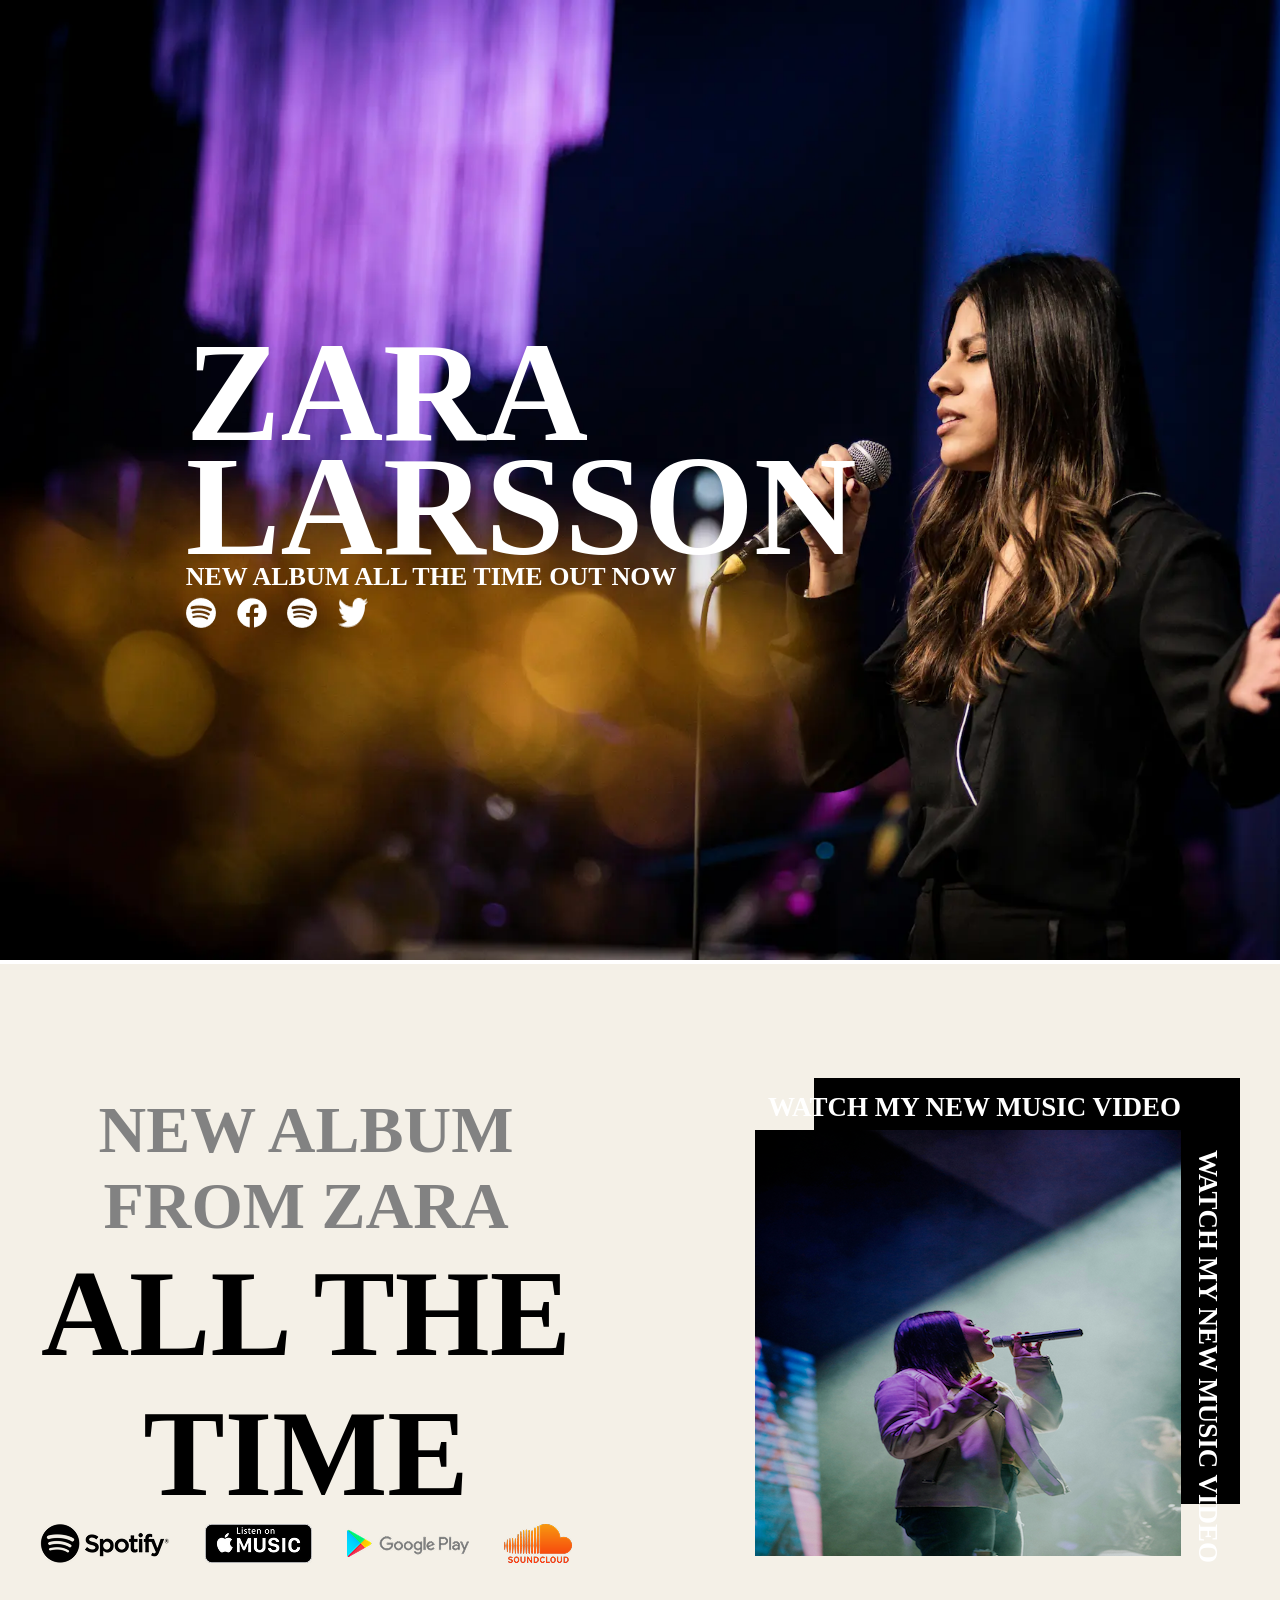
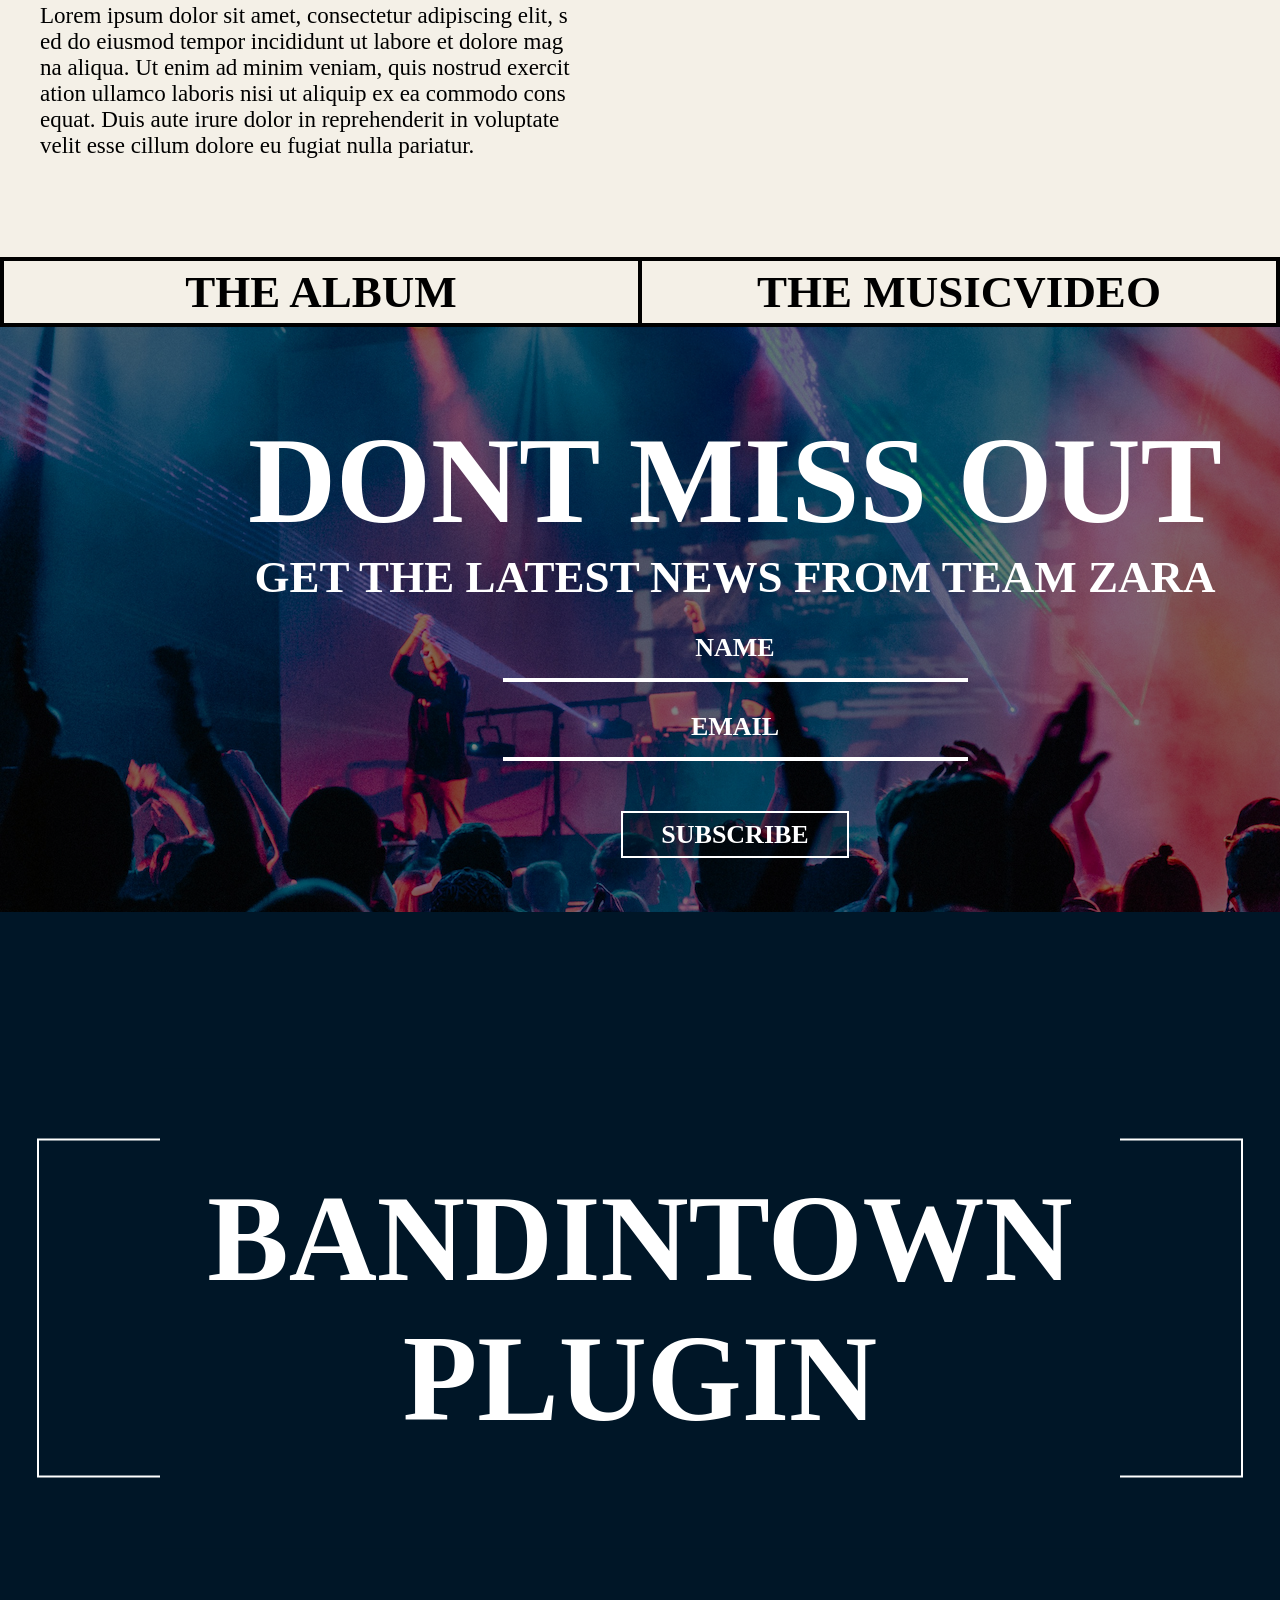
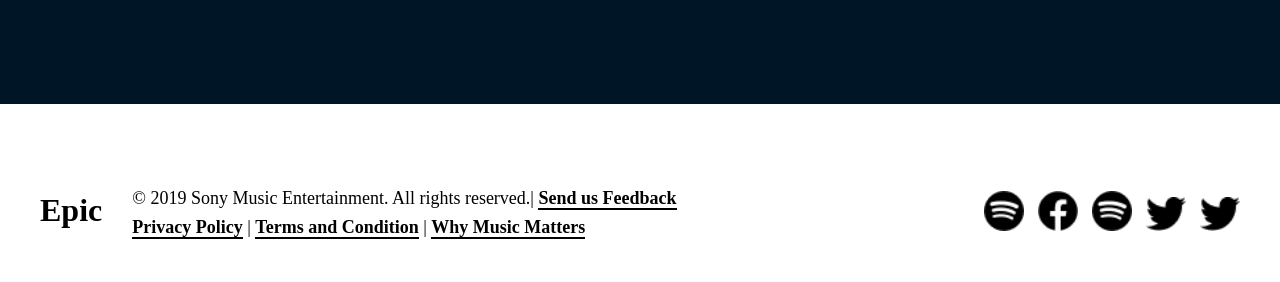
<file: 初回レッスン課題/index.html>
<!DOCTYPE html>
<html lang="ja">
<head>
  <meta charset="UTF-8">
  <meta name="viewport" content="width=device-width, initial-scale=1.0">
  <title>ZARA LARSSON</title>
  <meta name="description" content="NEW ALBUM ALL THE TIME OUT NOW">
  <link rel="stylesheet" href="style.css">
</head>
<body>

  <!-- 1.zara larsson  -->
  <section id="zara">
    <div class="zara">
      <div class="zara-img-container">
        <img src="images/resize/image1.webp" width="1440px" height="960px" alt="ZARA LARSSON">
      </div>  
      <div class="zara-text-container">
        <h1>ZARA<br>LARSSON</h1>
        <h5>NEW ALBUM ALL THE TIME OUT NOW</h5>
        <div class="icon-container">
          <img src="images/icons8-spotify-100.png" alt="Instagram">
          <img src="images/icons8-facebook-100.png" alt="facebook">
          <img src="images/icons8-spotify-100.png" alt="spotify">
          <img src="images/icons8-twitter-100.png" alt="twitter">
        </div>
      </div>
    </div>  
  </section>

  <!-- 2.all the time -->
  <section id="allthetime">
    <div class="allthetime-container">
      <div class="left">
        <h2>NEW ALBUM FROM ZARA</h2>
        <h1 class="h1-black">ALL THE TIME</h1>
        <div class="logo-container">
          <img src="images/Bitmap.png" alt="Spotify">
          <img src="images/Bitmap-1.png" alt="AppleMusic">
          <img src="images/Bitmap-2.png" alt="GooglePlay">
          <img src="images/Bitmap-3.png" alt="Soundcloud">
        </div>
        <p>Lorem ipsum dolor sit amet, consectetur adipiscing elit, sed do eiusmod tempor incididunt ut labore et dolore magna aliqua. Ut enim ad minim veniam, quis nostrud exercitation ullamco laboris nisi ut aliquip ex ea commodo consequat. Duis aute irure dolor in reprehenderit in voluptate velit esse cillum dolore eu fugiat nulla pariatur.</p>
      </div>

      <div class="right">
        <div class="back-square">
          <h3 class="yoko">WATCH MY NEW MUSIC VIDEO</h3>
          <h3 class="tate">WATCH MY NEW MUSIC VIDEO</h3>
        </div>
        <img src="images/resize/image2.png" alt="album-image">
      </div>
    </div>

    <table id="allthetime-tb">
      <tr>
        <th ><h4>THE ALBUM</h4></th>
        <th ><h4>THE MUSICVIDEO</h4></th>
      </tr>
    </table>
  </section>

  <!-- 3.dont miss out -->
  <section id="dontmissout">
    <div class="dontmissout">
      <div class="missout-img-container">
        <img src="images/resize/image3.jpg" alt="live-image">
      </div>
      <div class="missout-text-container">
        <h1>DONT MISS OUT</h1>
        <h4>GET THE LATEST NEWS FROM TEAM ZARA</h4>
        <h5>NAME</h5>
        <h5>EMAIL</h5>
        <button class="suscribe"><h5>SUBSCRIBE</h5></button>
      </div>
    </div>
  </section>

  <!-- 4.bandintown plugin -->
  <section id="bandintown">
    <div class="bandintown">
      <div class="bandintown-container">
        <h1>BANDINTOWN PLUGIN</h1>
      </div>
    </div>
  </section>

  <!-- 5.footer -->
  <footer>
    <div class="footer-container">
      <div class="footer-left">
        <p><span>Epic</span></p>
        <p>&copy; 2019 Sony Music Entertainment. All rights reserved.| 
          <a href="/">Send us Feedback</a><br>
          <a href="/">Privacy Policy</a> | 
          <a href="/">Terms and Condition</a> | 
          <a href="/">Why Music Matters</a>
        </p>
      </div>
      <div class="footer-icon-container">
        <img src="images/icons8-spotify-100.png" alt="Instagram">
        <img src="images/icons8-facebook-100.png" alt="facebook">
        <img src="images/icons8-spotify-100.png" alt="spotify">
        <img src="images/icons8-twitter-100.png" alt="twitter">
        <img src="images/icons8-twitter-100.png" alt="twitter">
      </div>
    </div>
  </footer>

</body>
</html>
</file>
<file: 初回レッスン課題/style.css>
*{
  margin: 0;
  padding: 0;
}

body{
  text-align: center;
  align-items: center;
}

h1,h2,h3,h4,h5{
  font-family:DIN Condensed;
}

h1{
  font-size: 142px;
  color: #ffffff;
}

.h1-black{
  font-size: 122px;
  color: black;
}

h2{
  font-size: 66px;
  color: #828282;
}

h3{
  font-size: 27px;
  color: #ffffff;
}

h4{
  font-size: 45px;
}

h5{
  font-size: 26px;
  color: #ffffff;
}

p{
  font-size: 23px;
}

/* =================================
1.zara larsson 
==================================*/
.zara{
  position: relative;
  width: 1440px;
  margin-inline: auto;
}

.zara-text-container{
  position: absolute;
  left:12.9%;
  top: 50%;
  transform: translateY(-50%);
}

.zara-text-container h1{
  line-height: 0.8;
  margin: 0;
  text-align: left;
}

.zara-text-container h5{
  margin-top: -1px;
  margin-bottom: 6px;
  text-align: left;
  
}

.icon-container{
  display: flex;
}

.icon-container img{
  padding-right: 1.3rem;
}

/* =================================
2.all the time
==================================*/
#allthetime{
  background-color: #F4F0E7;
}

.allthetime-container{
  display: flex;
  justify-content: space-between;
  position: relative;
  max-width: 1200px;
  padding-block: 114px 98px;
  margin-inline: auto;
}

.left{
  margin-top: 14px;
  width: 532px;
}

.logo-container{
  margin-bottom: 40px;
  align-items: left;
  display: flex;
  justify-content: space-between;
}

.left p{
  text-align: left;
  word-break: break-all;
}

.right{
  position: relative;
  width: 485px;
  height: 478px;
}

.back-square{
  background-color: black;
  width: 426px;
  height: 426px;
  position: absolute;
  top: 0;
  right: 0;
}

.yoko{
  position: absolute;
  width: 100%;
  top: 14px;
  right: 59px;
  text-align: right;
}

.tate{
  height: 100%;
  width: 100%;
  position: absolute;
  top: 71.5px;
  right: 17.5px;
  text-align: left;
  rotate: 90deg;
}

.right img{
  position:absolute;
  left: 0;
  bottom: 0;
  z-index: 10;
}

.right img{
  max-height: 426px;
}

table, th, td{
  border-collapse:collapse;
  border: solid 4px black;
}

table{
  width: 100%;
  max-width: 1440px;
  margin-inline: auto;
}

th{
  padding-block: 5px;
  width: 50%;
}


/* =================================
3.dont miss out
==================================*/
.dontmissout{
  position: relative;
  WIDTH: 1440PX;
  height: 585px;
  margin-inline: auto;
}

.missout-img-container img{
  filter: brightness(0.5);
}

.missout-text-container{
  position: absolute;
  top: 69px;
  padding: 15px;
  width: 100%;
  margin-inline: auto;
}

.missout-text-container >h1{
  font-size: 122px;
}

.missout-text-container >h4{
  color: #ffffff;
} 

.missout-text-container >h5{
  padding-top: 30px;
  padding-bottom: 15px;
  border-bottom: solid 4px #ffffff;
  width: 465px;
  margin-inline: auto;
}

#dontmissout button{
  background-color: #0000004D;
  color: #ffffff;
  border: solid 2px #ffffff;
  width: 228px;
  height: 47px;
  margin:50px auto;

}


/* =================================
4.bandintown plugin
==================================*/
.bandintown{
  background-color: #001627;
  width: 100vw;
  height: 792px;
  position: relative;
}

.bandintown-container{
  position: absolute;
  top: 50%;
  left: 50%;
  transform: translate(-50%,-50%);
  width: 1202px;
  height: 335px;
  border: solid 2px #ffffff;
  margin-inline: auto;
  z-index: 5;
}

.bandintown-container>h1{
  position: absolute;
  top: 50%;
  left: 50%;
  transform: translate(-50%,-50%);
  padding-block: 100px;
  background-color: #001627;
  z-index: 10;
  font-size:122px;
  width: 960px
}

/* =================================
5.footer
==================================*/
.footer-container{
  display: flex;
  justify-content: space-between;
  padding: 80px 40px 40px 40px;
  max-width: 1440px;
  margin-inline: auto;
  align-items: center;
}

.footer-left{
  display: flex;
  justify-content: space-between;
  align-items: center;
}

.footer-left p span{
  font-size: 32px;
  font-weight: bold;
  margin-right: 30px;
}
.footer-left p{
  text-align: left;
  line-height: 1.8rem;
  font-size: 18px;
}

.footer-left p a{
  text-decoration: none;
  color: black;
  font-size: 18px;
  font-weight: bold;
  border-bottom: #000000 solid 2px;
}

.footer-icon-container{
  filter: invert(100%);
}

.footer-icon-container img{
  padding-left: 10px;
  width: 2.5rem;
}
</file>
